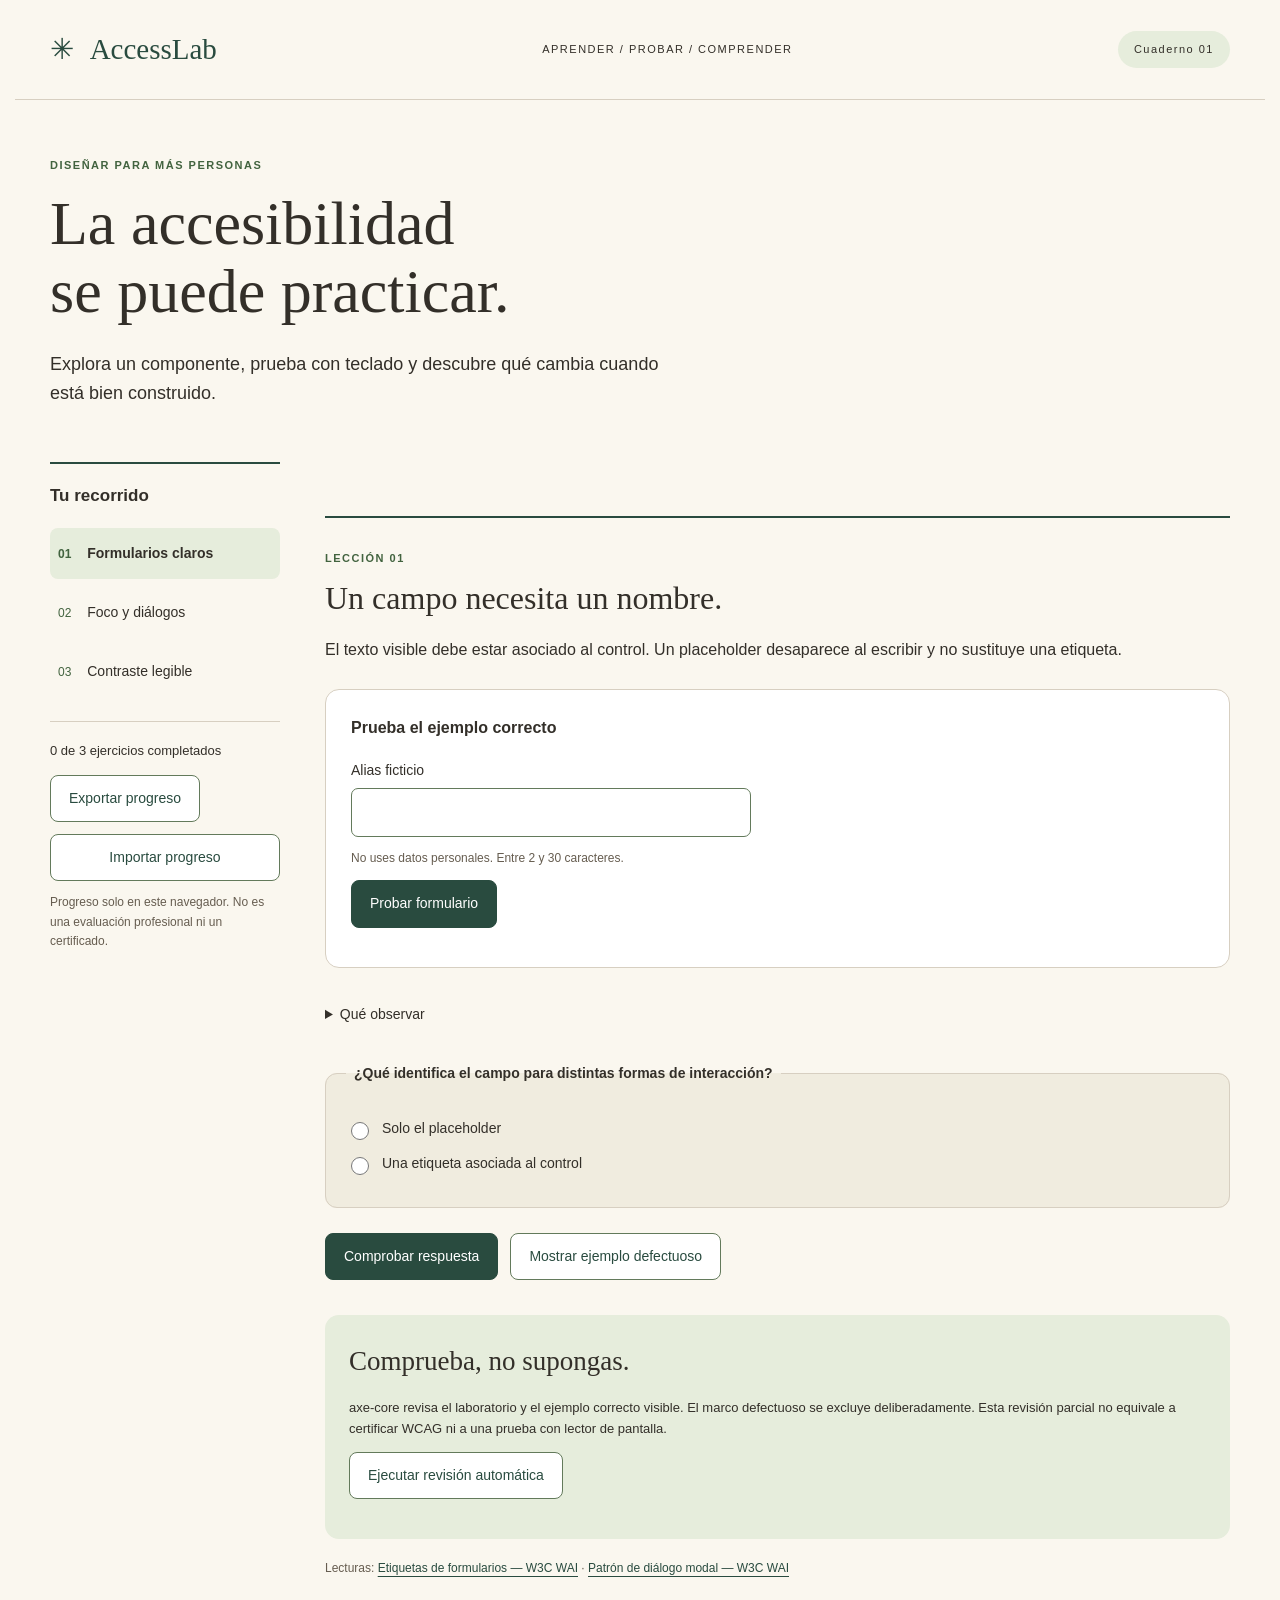
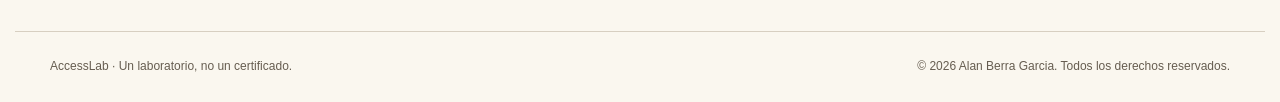
<file: index.html>
<!doctype html><html lang="es"><head><meta charset="utf-8"><meta name="viewport" content="width=device-width,initial-scale=1"><meta name="theme-color" content="#faf7ef"><meta name="description" content="AccessLab: laboratorio didáctico de formularios, foco y contraste con ejemplos verificables."><title>AccessLab — aprender haciendo</title><link rel="stylesheet" href="./style.css"><script src="./vendor/axe.min.js" defer></script><script type="module" src="./app.js"></script></head><body>
<a href="#main" class="skip">Saltar a la práctica</a><header><a href="./" class="brand"><span aria-hidden="true">✳</span> AccessLab</a><p>APRENDER / PROBAR / COMPRENDER</p><span class="edition">Cuaderno 01</span></header>
<main id="main"><section class="intro"><p class="eyebrow">DISEÑAR PARA MÁS PERSONAS</p><h1>La accesibilidad<br>se puede practicar.</h1><p>Explora un componente, prueba con teclado y descubre qué cambia cuando está bien construido.</p></section>
<div class="learning-layout"><nav class="lessons" aria-label="Lecciones"><h2>Tu recorrido</h2><button type="button" data-lesson="forms" aria-current="step"><span>01</span> Formularios claros</button><button type="button" data-lesson="dialog"><span>02</span> Foco y diálogos</button><button type="button" data-lesson="contrast"><span>03</span> Contraste legible</button><p id="progress">0 de 3 ejercicios completados</p><button id="export" type="button">Exportar progreso</button><label class="file">Importar progreso<input id="import" type="file" accept=".json,application/json"></label><p class="note">Progreso solo en este navegador. No es una evaluación profesional ni un certificado.</p></nav>
<div class="lesson-content"><p id="notice" role="status" aria-live="polite"></p>
<section id="forms" class="lesson" aria-labelledby="forms-title"><p class="lesson-number">LECCIÓN 01</p><h2 id="forms-title" tabindex="-1">Un campo necesita un nombre.</h2><p>El texto visible debe estar asociado al control. Un placeholder desaparece al escribir y no sustituye una etiqueta.</p><div class="good-preview"><h3>Prueba el ejemplo correcto</h3><form id="alias-form" novalidate><label for="alias">Alias ficticio</label><input id="alias" name="alias" maxlength="30" aria-describedby="alias-help alias-error"><p id="alias-help" class="note">No uses datos personales. Entre 2 y 30 caracteres.</p><p id="alias-error" role="alert"></p><button type="submit" class="primary">Probar formulario</button><p id="form-result" role="status"></p></form></div><details><summary>Qué observar</summary><ul><li>La etiqueta lleva el foco al campo al hacer clic.</li><li>El error se comunica con texto y aria-invalid, no solo con color.</li><li>El foco vuelve al campo que necesita corregirse.</li></ul></details><fieldset class="quiz"><legend>¿Qué identifica el campo para distintas formas de interacción?</legend><label><input type="radio" name="forms-answer" value="placeholder"> Solo el placeholder</label><label><input type="radio" name="forms-answer" value="label"> Una etiqueta asociada al control</label></fieldset></section>
<section id="dialog" class="lesson" aria-labelledby="dialog-title" hidden><p class="lesson-number">LECCIÓN 02</p><h2 id="dialog-title" tabindex="-1">El foco también cuenta una historia.</h2><p>Abre el diálogo. Usa Tab y Shift+Tab para recorrer sus controles; Escape debe cerrarlo y devolver el foco al botón de apertura.</p><div class="good-preview"><h3>Prueba el ejemplo correcto</h3><button id="open-dialog" type="button" class="primary">Abrir diálogo de práctica</button><p class="note">Este ejercicio no elimina ni envía información.</p></div><details><summary>Qué observar</summary><ul><li>El diálogo tiene un título asociado.</li><li>El foco entra en el diálogo al abrirlo.</li><li>El contenido externo queda fuera de la interacción modal.</li><li>Al cerrar, el foco vuelve al punto de partida.</li></ul></details><fieldset class="quiz"><legend>¿Dónde debería quedar el foco después de cerrar?</legend><label><input type="radio" name="dialog-answer" value="body"> En cualquier punto de la página</label><label><input type="radio" name="dialog-answer" value="opener"> En el control que abrió el diálogo</label></fieldset></section>
<section id="contrast" class="lesson" aria-labelledby="contrast-title" hidden><p class="lesson-number">LECCIÓN 03</p><h2 id="contrast-title" tabindex="-1">No basta con que se vea bonito.</h2><p>Compara luminancia de texto y fondo. El cálculo indica un umbral para texto normal, no una aprobación completa del componente.</p><div class="good-preview"><h3>Calculadora de contraste</h3><form id="contrast-form"><div class="color-fields"><label>Color del texto<input id="foreground" value="#294b3f" pattern="#[0-9a-fA-F]{6}" required maxlength="7"></label><label>Color del fondo<input id="background" value="#ffffff" pattern="#[0-9a-fA-F]{6}" required maxlength="7"></label></div><button type="submit" class="primary">Calcular contraste</button></form><p id="contrast-result" role="status"></p><div id="swatch" aria-hidden="true">Texto de muestra</div></div><details><summary>Qué observar</summary><p>Para este ejercicio se compara con 4.5:1 en texto normal. Tamaño, peso, estados, foco y otros criterios requieren revisiones adicionales. El texto de muestra es decorativo: el resultado equivalente está anunciado por separado.</p></details><fieldset class="quiz"><legend>¿Un resultado 4.5:1 garantiza accesibilidad completa?</legend><label><input type="radio" name="contrast-answer" value="yes"> Sí, ya no hace falta revisar nada</label><label><input type="radio" name="contrast-answer" value="no"> No, es solo una comprobación de contraste</label></fieldset></section>
<div class="lesson-actions"><button id="answer" type="button" class="primary">Comprobar respuesta</button><button id="bad-toggle" type="button" aria-expanded="false" aria-controls="bad-box">Mostrar ejemplo defectuoso</button></div><div id="bad-box" class="bad-box" hidden><h3>Ejemplo defectuoso intencional</h3><p>No copies este patrón. Está aislado del ejemplo correcto. No hay trampas de teclado deliberadas; puedes salir del marco con Tab.</p><iframe id="bad-demo" title="Ejemplo defectuoso aislado de la lección" src="./bad-examples.html?lesson=forms"></iframe></div>
<section class="audit" aria-labelledby="audit-title"><h2 id="audit-title">Comprueba, no supongas.</h2><p>axe-core revisa el laboratorio y el ejemplo correcto visible. El marco defectuoso se excluye deliberadamente. Esta revisión parcial no equivale a certificar WCAG ni a una prueba con lector de pantalla.</p><button id="audit" type="button">Ejecutar revisión automática</button><div id="audit-result" role="status" aria-live="polite"></div></section>
<p class="sources">Lecturas: <a href="https://www.w3.org/WAI/tutorials/forms/labels/">Etiquetas de formularios — W3C WAI</a> · <a href="https://www.w3.org/WAI/ARIA/apg/patterns/dialog-modal/">Patrón de diálogo modal — W3C WAI</a></p></div></div></main>
<dialog id="practice-dialog" aria-labelledby="practice-title"><h2 id="practice-title">Un diálogo con foco</h2><p>Recorre los botones con Tab y cierra con Escape o con el botón. No se guarda ni envía información.</p><button id="dialog-confirm" type="button" autofocus>Entendido</button><button id="dialog-close" type="button">Cerrar diálogo</button></dialog>
<footer><span>AccessLab · Un laboratorio, no un certificado.</span><span>© 2026 Alan Berra Garcia. Todos los derechos reservados.</span></footer><noscript>Activa JavaScript para practicar y ejecutar las revisiones locales.</noscript></body></html>
</file>
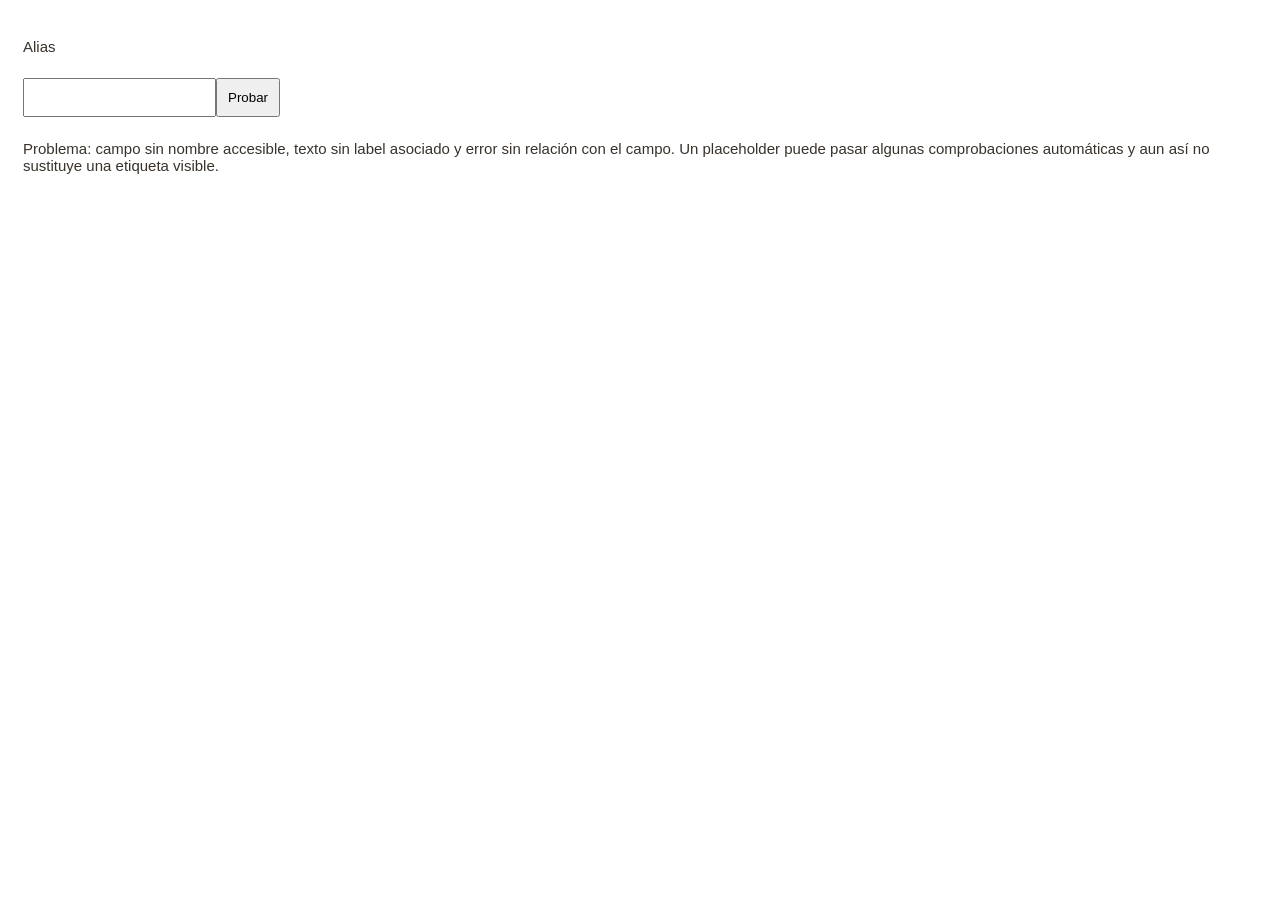
<file: bad-examples.html>
<!doctype html><html lang="es"><head><meta charset="utf-8"><meta name="viewport" content="width=device-width,initial-scale=1"><title>Ejemplos defectuosos intencionales</title><style>body{font:15px Arial,sans-serif;padding:15px;background:#fff;color:#38322b}input,button{padding:10px;margin:8px 0}.fake{background:#eee;padding:12px;cursor:pointer}.low{color:#c9c9c9;background:white;padding:20px}[hidden]{display:none}</style></head><body><main>
<section data-lesson="forms"><p>Alias</p><input><button onclick="document.querySelector('#bad-error').textContent='Error'">Probar</button><div id="bad-error" style="color:red"></div><p>Problema: campo sin nombre accesible, texto sin label asociado y error sin relación con el campo. Un placeholder puede pasar algunas comprobaciones automáticas y aun así no sustituye una etiqueta visible.</p></section>
<section data-lesson="dialog" hidden><div class="fake" onclick="document.querySelector('#fake-dialog').hidden=false">Abrir ventana (solo clic)</div><div id="fake-dialog" hidden><strong>Ventana sin semántica de diálogo</strong><p>No recibe foco, no gestiona Escape y no aísla la interacción externa.</p><button onclick="document.querySelector('#fake-dialog').hidden=true">Cerrar</button></div><p>Problema: un div con evento de clic no sustituye un botón accesible.</p></section>
<section data-lesson="contrast" hidden><p class="low">Texto con contraste insuficiente.</p><p>Problema: texto claro sobre blanco. Este patrón está aquí solo para comparar.</p></section>
</main><script>const lesson=new URL(location.href).searchParams.get('lesson');for(const section of document.querySelectorAll('[data-lesson]'))section.hidden=section.dataset.lesson!==(['forms','dialog','contrast'].includes(lesson)?lesson:'forms');</script></body></html>
</file>
<file: style.css>
*{box-sizing:border-box}body{margin:0;background:#faf7ef;color:#332f29;font-family:Arial,sans-serif;line-height:1.65}header,main,footer{max-width:1250px;margin:auto;padding-left:35px;padding-right:35px}header{display:flex;align-items:center;justify-content:space-between;gap:20px;min-height:100px;border-bottom:1px solid #d7cfc1}.brand{font-family:Georgia,serif;font-size:29px;color:#294b3f;text-decoration:none}.brand span{margin-right:10px}header p,.edition,.eyebrow,.lesson-number{font-size:11px;letter-spacing:1.5px}.edition{background:#e6eddc;padding:9px 16px;border-radius:30px}.intro{padding:45px 0 35px}.eyebrow,.lesson-number{color:#42633f;font-weight:bold}h1{font-family:Georgia,serif;font-size:clamp(38px,5vw,62px);font-weight:normal;line-height:1.1;margin:15px 0 24px}.intro>p:last-child{max-width:620px;font-size:18px}.learning-layout{display:grid;grid-template-columns:230px minmax(0,1fr);gap:45px}.lessons{border-top:2px solid #294b3f;padding-top:18px}.lessons h2{font-size:17px;margin:0 0 18px}.lessons>button[data-lesson]{display:block;width:100%;text-align:left;margin:8px 0;background:transparent;border:0;border-radius:8px;padding:14px 8px;color:#332f29}.lessons>button[aria-current=step]{background:#e6eddc;font-weight:bold}.lessons>button span{display:inline-block;margin-right:12px;font-size:12px;color:#42633f}.lessons #progress{font-size:13px;border-top:1px solid #d7cfc1;margin-top:24px;padding-top:18px}button,.file{font:inherit;font-size:14px;cursor:pointer;min-height:44px;padding:11px 18px;border:1px solid #637a5b;border-radius:8px;background:white;color:#294b3f}button:hover{background:#e6eddc}button:disabled{opacity:.65;cursor:wait}.primary{background:#294b3f;color:white;border-color:#294b3f}.primary:hover{background:#1c392e;color:white}.file{display:block;position:relative;margin:12px 0;text-align:center}.file input{position:absolute;inset:0;opacity:0;width:100%;cursor:pointer}.file:focus-within{outline:3px solid #8b451f;outline-offset:3px}.lesson-content{min-width:0}#notice{min-height:26px;color:#294b3f;font-size:14px}.lesson{border-top:2px solid #294b3f;padding-top:20px}.lesson h2{font-family:Georgia,serif;font-size:32px;font-weight:normal;line-height:1.2;margin:12px 0 20px}.good-preview{background:#fff;border:1px solid #d7cfc1;padding:25px;border-radius:14px;margin:25px 0}.good-preview h3{font-size:16px;margin:0 0 18px}label{display:block;font-size:14px}input:not([type=radio]):not([type=file]){display:block;width:100%;border:1px solid #637a5b;border-radius:7px;font:inherit;padding:10px 12px;margin-top:6px;min-height:44px;max-width:400px}#alias-error{color:#a02e20;font-size:14px;margin:8px 0}#form-result{font-size:14px;color:#294b3f}input[aria-invalid=true]{border:2px solid #a02e20!important}.note{font-size:12px;color:#665d50}.quiz{border:1px solid #d7cfc1;background:#f0ecdf;border-radius:12px;padding:20px;margin:25px 0}.quiz legend{font-weight:bold;font-size:14px;padding:0 8px;max-width:100%}.quiz label{margin:12px 0;display:flex;gap:10px;align-items:start}.quiz input{margin-top:5px;min-width:18px;min-height:18px;accent-color:#294b3f}.lesson-actions{display:flex;flex-wrap:wrap;gap:12px}.bad-box{padding:20px;border:2px dashed #8b451f;margin:24px 0;border-radius:10px}.bad-box h3{font-size:17px;margin:0}.bad-box p{font-size:13px}iframe{width:100%;height:290px;border:1px solid #d7cfc1;background:white}.audit{background:#e6eddc;padding:24px;border-radius:14px;margin:35px 0 20px}.audit h2{font-family:Georgia,serif;font-weight:normal;font-size:27px;margin:0 0 12px}.audit p,#audit-result{font-size:13px}#audit-result{margin-top:16px;overflow-wrap:anywhere}.sources{font-size:12px;color:#665d50}a{color:#294b3f;text-underline-offset:4px}summary{cursor:pointer;font-size:14px;min-height:44px;padding:10px 0}.color-fields{display:flex;flex-wrap:wrap;gap:18px;margin-bottom:18px}#contrast-result{font-size:14px}#swatch{padding:20px;margin-top:16px;border:1px solid #d7cfc1;font-size:20px}dialog{max-width:520px;width:calc(100% - 32px);border:1px solid #637a5b;border-radius:16px;padding:28px;color:#332f29}dialog h2{font:28px Georgia,serif}dialog::backdrop{background:#332f2966}dialog button{margin:6px 8px 6px 0}footer{display:flex;justify-content:space-between;gap:20px;margin-top:40px;padding-top:25px;padding-bottom:25px;border-top:1px solid #d7cfc1;font-size:12px;color:#665d50}.skip{position:absolute;top:-100px;left:15px;padding:12px;background:white;z-index:3}.skip:focus{top:10px}:focus-visible{outline:3px solid #8b451f;outline-offset:4px}[hidden]{display:none!important}@media(max-width:800px){header,main,footer{padding-left:22px;padding-right:22px}.learning-layout{grid-template-columns:minmax(0,1fr);gap:22px}.lessons{display:flex;flex-wrap:wrap;align-items:center;gap:10px}.lessons h2{width:100%;margin-bottom:0}.lessons>button[data-lesson]{width:auto}.lessons #progress{width:100%;margin:0;padding-top:12px}.lessons .note{width:100%}.file{margin:0}header p{display:none}}@media(max-width:500px){.edition{font-size:10px;padding:7px 12px}.brand{font-size:25px}.good-preview,.audit{padding:20px}.lesson h2{font-size:28px}footer{flex-direction:column;gap:8px}.intro{padding-top:30px}}@media(prefers-reduced-motion:reduce){*{scroll-behavior:auto!important}}
</file>
